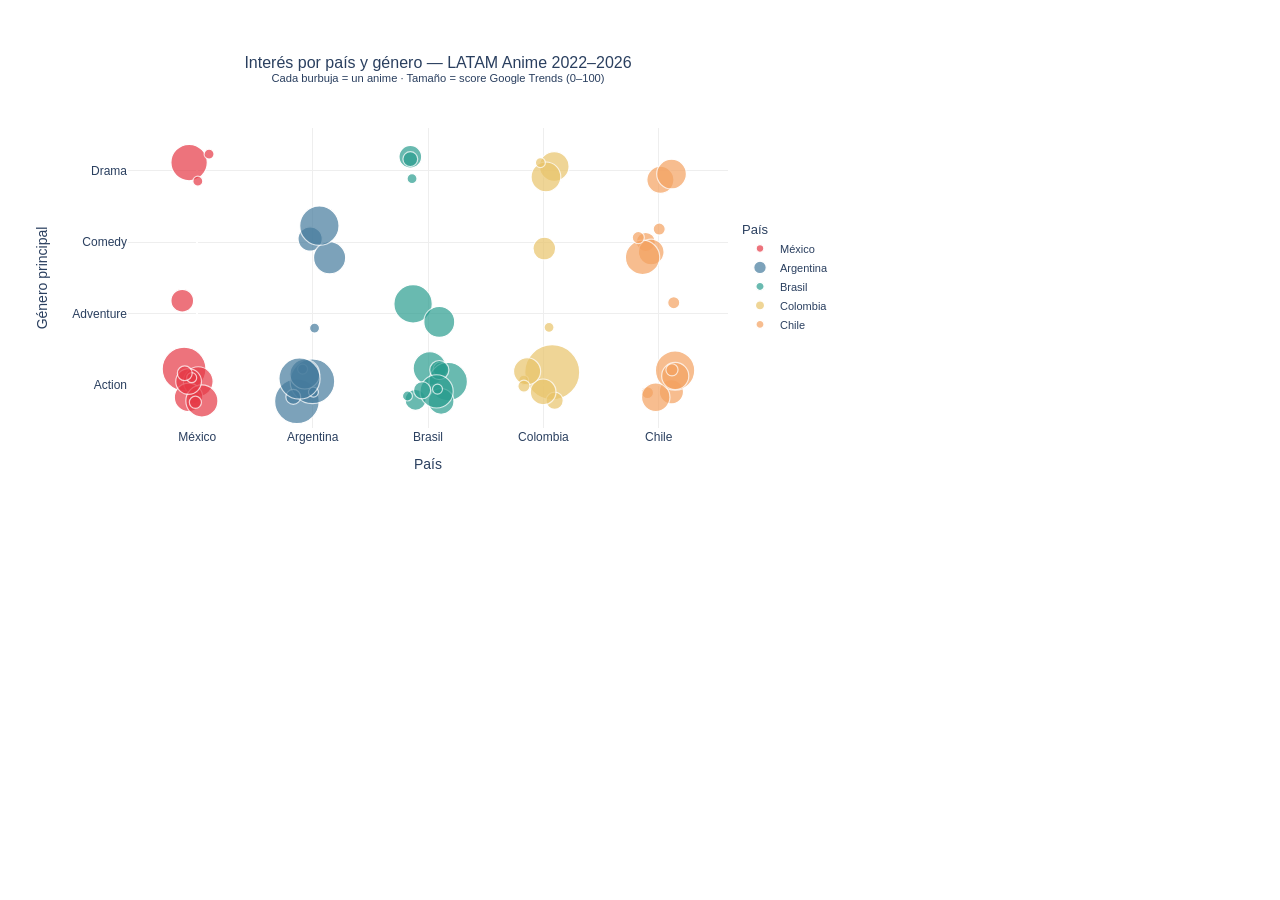
<file: bubble1.html>
<html>
<head><meta charset="utf-8" /></head>
<body>
    <div>                        <script type="text/javascript">window.PlotlyConfig = {MathJaxConfig: 'local'};</script>
        <script charset="utf-8" src="https://cdn.plot.ly/plotly-2.35.2.min.js"></script>                <div id="da3c55a7-b667-40ee-b1bb-8b664f2b2ee9" class="plotly-graph-div" style="height:500px; width:860px;"></div>            <script type="text/javascript">                                    window.PLOTLYENV=window.PLOTLYENV || {};                                    if (document.getElementById("da3c55a7-b667-40ee-b1bb-8b664f2b2ee9")) {                    Plotly.newPlot(                        "da3c55a7-b667-40ee-b1bb-8b664f2b2ee9",                        [{"customdata":[["SPY×FAMILY","Action",1.0,"México"],["Blue Lock","Action",26.0,"México"],["Kusuriya no Hitorigoto","Drama",18.0,"México"],["Kaijuu 8-gou","Action",12.0,"México"],["VINLAND SAGA SEASON 2","Action",2.0,"México"],["Gachiakuta","Action",11.0,"México"],["Summer Time Render","Action",14.0,"México"],["Dungeon Meshi","Adventure",7.0,"México"],["Lycoris Recoil","Action",9.0,"México"],["Dr. STONE: NEW WORLD","Action",1.0,"México"],["BLEACH: Sennen Kessen-hen","Action",2.0,"México"],["Kusuriya no Hitorigoto 2nd Season","Drama",1.0,"México"],["Kage no Jitsuryokusha ni Naritakute! 2nd season","Action",3.0,"México"],["Youkoso Jitsuryoku Shijou Shugi no Kyoushitsu e 3rd Season","Drama",1.0,"México"]],"hovertemplate":"\u003cb\u003e%{customdata[0]}\u003c\u002fb\u003e\u003cbr\u003ePaís: %{customdata[3]}\u003cbr\u003eGénero: %{customdata[1]}\u003cbr\u003eScore: \u003cb\u003e%{customdata[2]:.0f}\u003c\u002fb\u003e\u003cextra\u003e\u003c\u002fextra\u003e","marker":{"color":"#E63946","line":{"color":"white","width":1.2},"opacity":0.7,"size":[1.0,26.0,18.0,12.0,2.0,11.0,14.0,7.0,9.0,1.0,2.0,1.0,3.0,1.0],"sizemin":5,"sizemode":"area","sizeref":0.027107438016528925},"mode":"markers","name":"México","x":[-0.11454301180544377,-0.11397437645276381,-0.07047279253456641,0.008912315387605618,-0.024499793288838334,-0.07515750952870491,0.040267042100056605,-0.12978221016526492,-0.07482792652732147,-0.04810973641427099,-0.015814805681867078,0.10266334610148486,-0.10811743842299049,0.0051243978289001735],"y":[-0.06272994057631875,0.22535715320495808,3.1159969709057025,0.0493292420985183,-0.17199067977878174,-0.17200273983189868,-0.22095819391590027,1.1830880728874675,0.0505575058716044,0.10403628889802274,-0.23970775285209878,3.2349549260809973,0.16622132040021087,2.856169555339138],"type":"scatter"},{"customdata":[["Sono Bisque Doll wa Koi wo Suru","Comedy",8.0,"Argentina"],["Dandadan","Action",27.0,"Argentina"],["Blue Lock","Action",27.0,"Argentina"],["MASHLE","Action",3.0,"Argentina"],["Yofukashi no Uta","Comedy",14.0,"Argentina"],["Kimetsu no Yaiba: Hashira Geiko-hen","Action",1.0,"Argentina"],["Bocchi the Rock!","Comedy",21.0,"Argentina"],["Gachiakuta","Action",12.0,"Argentina"],["Summer Time Render","Action",1.0,"Argentina"],["Dungeon Meshi","Adventure",1.0,"Argentina"],["WIND BREAKER","Action",23.0,"Argentina"]],"hovertemplate":"\u003cb\u003e%{customdata[0]}\u003c\u002fb\u003e\u003cbr\u003ePaís: %{customdata[3]}\u003cbr\u003eGénero: %{customdata[1]}\u003cbr\u003eScore: \u003cb\u003e%{customdata[2]:.0f}\u003c\u002fb\u003e\u003cextra\u003e\u003c\u002fextra\u003e","marker":{"color":"#457B9D","line":{"color":"white","width":1.2},"opacity":0.7,"size":[8.0,27.0,27.0,3.0,14.0,1.0,21.0,12.0,1.0,1.0,23.0],"sizemin":5,"sizemode":"area","sizeref":0.027107438016528925},"mode":"markers","name":"Argentina","x":[0.9784548977462565,0.8639337645441204,0.9982636876400572,0.8323798676014786,1.1473553447483615,0.9131607933760061,1.0585080223674335,0.9322159873921879,1.007224487624012,1.0168157005635807,0.8865476039891897],"y":[2.0462072844310213,-0.22677479364000114,0.05377242595071918,-0.16473793815635424,1.7825257964926398,0.22444276862666662,2.2328160165372797,0.15419867405823057,-0.09769311541331466,0.7988360570031919,0.09211651325607845],"type":"scatter"},{"customdata":[["SPY×FAMILY","Action",15.0,"Brasil"],["Sousou no Frieren","Adventure",20.0,"Brasil"],["Kimetsu no Yaiba: Katanakaji no Sato-hen","Action",3.0,"Brasil"],["[Oshi no Ko]","Drama",7.0,"Brasil"],["Blue Lock","Action",20.0,"Brasil"],["Kaijuu 8-gou","Action",5.0,"Brasil"],["Boku no Hero Academia 6","Action",6.0,"Brasil"],["Kimetsu no Yaiba: Hashira Geiko-hen","Action",1.0,"Brasil"],["Gachiakuta","Action",9.0,"Brasil"],["Summer Time Render","Action",15.0,"Brasil"],["Jujutsu Kaisen: Shimetsu Kaiyuu - Zenpen","Action",1.0,"Brasil"],["Dungeon Meshi","Adventure",13.0,"Brasil"],["Kusuriya no Hitorigoto 2nd Season","Drama",3.0,"Brasil"],["Kage no Jitsuryokusha ni Naritakute! 2nd season","Action",4.0,"Brasil"],["Youkoso Jitsuryoku Shijou Shugi no Kyoushitsu e 3rd Season","Drama",1.0,"Brasil"]],"hovertemplate":"\u003cb\u003e%{customdata[0]}\u003c\u002fb\u003e\u003cbr\u003ePaís: %{customdata[3]}\u003cbr\u003eGénero: %{customdata[1]}\u003cbr\u003eScore: \u003cb\u003e%{customdata[2]:.0f}\u003c\u002fb\u003e\u003cextra\u003e\u003c\u002fextra\u003e","marker":{"color":"#2A9D8F","line":{"color":"white","width":1.2},"opacity":0.7,"size":[15.0,20.0,3.0,7.0,20.0,5.0,6.0,1.0,9.0,15.0,1.0,13.0,3.0,4.0,1.0],"sizemin":5,"sizemode":"area","sizeref":0.027107438016528925},"mode":"markers","name":"Brasil","x":[2.0153705899369694,1.8707327209909146,2.1087909130714544,1.8468382317247176,2.175279297176186,2.098008116946797,1.891537645352302,1.821987962164497,2.1135661142437403,2.074468643785142,2.0824425804947553,2.0976573248069403,1.8466560746242726,1.949047662275938,1.8617128614290468],"y":[0.23479231388227928,1.1375664116805573,0.21974947078209456,3.1974136752138245,0.04894998940554257,0.21093711751155841,-0.20575374897404025,-0.1520085687904274,-0.22738635554473097,-0.08733483461836783,-0.055661355155258996,0.8856745158869479,3.164368754575965,-0.07162333665320536,2.8904672548436903],"type":"scatter"},{"customdata":[["Dandadan","Action",41.0,"Colombia"],["[Oshi no Ko]","Drama",12.0,"Colombia"],["Kusuriya no Hitorigoto","Drama",12.0,"Colombia"],["MASHLE","Action",4.0,"Colombia"],["Kaijuu 8-gou","Action",9.0,"Colombia"],["Yofukashi no Uta","Comedy",7.0,"Colombia"],["Youkoso Jitsuryoku Shijou Shugi no Kyoushitsu e 2nd Season","Drama",1.0,"Colombia"],["Zom 100: Zombie ni Naru Made ni Shitai 100 no Koto","Action",1.0,"Colombia"],["Gachiakuta","Action",10.0,"Colombia"],["Summer Time Render","Action",2.0,"Colombia"],["Mushoku Tensei II: Isekai Ittara Honki Dasu Part 2","Adventure",1.0,"Colombia"]],"hovertemplate":"\u003cb\u003e%{customdata[0]}\u003c\u002fb\u003e\u003cbr\u003ePaís: %{customdata[3]}\u003cbr\u003eGénero: %{customdata[1]}\u003cbr\u003eScore: \u003cb\u003e%{customdata[2]:.0f}\u003c\u002fb\u003e\u003cextra\u003e\u003c\u002fextra\u003e","marker":{"color":"#E9C46A","line":{"color":"white","width":1.2},"opacity":0.7,"size":[41.0,12.0,12.0,4.0,9.0,7.0,1.0,1.0,10.0,2.0,1.0],"sizemin":5,"sizemode":"area","sizeref":0.027107438016528925},"mode":"markers","name":"Colombia","x":[3.0767681234002784,3.093882617502083,3.0220597911250184,3.097548184783642,2.9977664146911804,3.008183818577518,2.9739147666090777,2.8291508856278744,2.8588409137175894,2.8313145068472245,3.049107748054961],"y":[0.18155171293779676,3.061649063413779,2.9154490124263246,-0.21822082485698818,-0.0945088391421689,1.9125916610133735,3.114803089169032,0.06877873567760656,0.19360637128816327,-0.013892537419025353,0.8097971229691509],"type":"scatter"},{"customdata":[["Jujutsu Kaisen 2nd Season","Action",8.0,"Chile"],["Sono Bisque Doll wa Koi wo Suru","Comedy",5.0,"Chile"],["Dandadan","Action",21.0,"Chile"],["[Oshi no Ko]","Drama",10.0,"Chile"],["Kusuriya no Hitorigoto","Drama",12.0,"Chile"],["MASHLE","Action",10.0,"Chile"],["Yofukashi no Uta","Comedy",9.0,"Chile"],["Bocchi the Rock!","Comedy",16.0,"Chile"],["SPY×FAMILY Season 2","Action",2.0,"Chile"],["Gachiakuta","Action",11.0,"Chile"],["Summer Time Render","Action",2.0,"Chile"],["Dungeon Meshi","Adventure",2.0,"Chile"],["Kawaii dake ja Nai Shikimori-san","Comedy",2.0,"Chile"],["Yamada-kun to Lv999 no Koi wo Suru","Comedy",2.0,"Chile"]],"hovertemplate":"\u003cb\u003e%{customdata[0]}\u003c\u002fb\u003e\u003cbr\u003ePaís: %{customdata[3]}\u003cbr\u003eGénero: %{customdata[1]}\u003cbr\u003eScore: \u003cb\u003e%{customdata[2]:.0f}\u003c\u002fb\u003e\u003cextra\u003e\u003c\u002fextra\u003e","marker":{"color":"#F4A261","line":{"color":"white","width":1.2},"opacity":0.7,"size":[8.0,5.0,21.0,10.0,12.0,10.0,9.0,16.0,2.0,11.0,2.0,2.0,2.0,2.0],"sizemin":5,"sizemode":"area","sizeref":0.027107438016528925},"mode":"markers","name":"Chile","x":[4.109321947683681,3.887165221198973,4.141321239456392,4.014163207089634,4.1106784558590626,4.142592867972458,3.934481250989871,3.859618692829964,3.902056658515099,3.973758803905452,4.1144853157320975,4.129863009972284,3.822502766991229,4.003869028927924],"y":[-0.09282200946183666,2.0042853455823515,0.2037832369630465,2.8746461145744373,2.9551914615178148,0.12777556927152434,1.8643990827458112,1.7884899549143964,-0.10512427354311599,-0.1693893563729978,0.21484882617128653,1.1540601897822085,2.066701878255212,2.185730295093859],"type":"scatter"}],                        {"template":{"data":{"histogram2dcontour":[{"type":"histogram2dcontour","colorbar":{"outlinewidth":0,"ticks":""},"colorscale":[[0.0,"#0d0887"],[0.1111111111111111,"#46039f"],[0.2222222222222222,"#7201a8"],[0.3333333333333333,"#9c179e"],[0.4444444444444444,"#bd3786"],[0.5555555555555556,"#d8576b"],[0.6666666666666666,"#ed7953"],[0.7777777777777778,"#fb9f3a"],[0.8888888888888888,"#fdca26"],[1.0,"#f0f921"]]}],"choropleth":[{"type":"choropleth","colorbar":{"outlinewidth":0,"ticks":""}}],"histogram2d":[{"type":"histogram2d","colorbar":{"outlinewidth":0,"ticks":""},"colorscale":[[0.0,"#0d0887"],[0.1111111111111111,"#46039f"],[0.2222222222222222,"#7201a8"],[0.3333333333333333,"#9c179e"],[0.4444444444444444,"#bd3786"],[0.5555555555555556,"#d8576b"],[0.6666666666666666,"#ed7953"],[0.7777777777777778,"#fb9f3a"],[0.8888888888888888,"#fdca26"],[1.0,"#f0f921"]]}],"heatmap":[{"type":"heatmap","colorbar":{"outlinewidth":0,"ticks":""},"colorscale":[[0.0,"#0d0887"],[0.1111111111111111,"#46039f"],[0.2222222222222222,"#7201a8"],[0.3333333333333333,"#9c179e"],[0.4444444444444444,"#bd3786"],[0.5555555555555556,"#d8576b"],[0.6666666666666666,"#ed7953"],[0.7777777777777778,"#fb9f3a"],[0.8888888888888888,"#fdca26"],[1.0,"#f0f921"]]}],"heatmapgl":[{"type":"heatmapgl","colorbar":{"outlinewidth":0,"ticks":""},"colorscale":[[0.0,"#0d0887"],[0.1111111111111111,"#46039f"],[0.2222222222222222,"#7201a8"],[0.3333333333333333,"#9c179e"],[0.4444444444444444,"#bd3786"],[0.5555555555555556,"#d8576b"],[0.6666666666666666,"#ed7953"],[0.7777777777777778,"#fb9f3a"],[0.8888888888888888,"#fdca26"],[1.0,"#f0f921"]]}],"contourcarpet":[{"type":"contourcarpet","colorbar":{"outlinewidth":0,"ticks":""}}],"contour":[{"type":"contour","colorbar":{"outlinewidth":0,"ticks":""},"colorscale":[[0.0,"#0d0887"],[0.1111111111111111,"#46039f"],[0.2222222222222222,"#7201a8"],[0.3333333333333333,"#9c179e"],[0.4444444444444444,"#bd3786"],[0.5555555555555556,"#d8576b"],[0.6666666666666666,"#ed7953"],[0.7777777777777778,"#fb9f3a"],[0.8888888888888888,"#fdca26"],[1.0,"#f0f921"]]}],"surface":[{"type":"surface","colorbar":{"outlinewidth":0,"ticks":""},"colorscale":[[0.0,"#0d0887"],[0.1111111111111111,"#46039f"],[0.2222222222222222,"#7201a8"],[0.3333333333333333,"#9c179e"],[0.4444444444444444,"#bd3786"],[0.5555555555555556,"#d8576b"],[0.6666666666666666,"#ed7953"],[0.7777777777777778,"#fb9f3a"],[0.8888888888888888,"#fdca26"],[1.0,"#f0f921"]]}],"mesh3d":[{"type":"mesh3d","colorbar":{"outlinewidth":0,"ticks":""}}],"scatter":[{"fillpattern":{"fillmode":"overlay","size":10,"solidity":0.2},"type":"scatter"}],"parcoords":[{"type":"parcoords","line":{"colorbar":{"outlinewidth":0,"ticks":""}}}],"scatterpolargl":[{"type":"scatterpolargl","marker":{"colorbar":{"outlinewidth":0,"ticks":""}}}],"bar":[{"error_x":{"color":"#2a3f5f"},"error_y":{"color":"#2a3f5f"},"marker":{"line":{"color":"#E5ECF6","width":0.5},"pattern":{"fillmode":"overlay","size":10,"solidity":0.2}},"type":"bar"}],"scattergeo":[{"type":"scattergeo","marker":{"colorbar":{"outlinewidth":0,"ticks":""}}}],"scatterpolar":[{"type":"scatterpolar","marker":{"colorbar":{"outlinewidth":0,"ticks":""}}}],"histogram":[{"marker":{"pattern":{"fillmode":"overlay","size":10,"solidity":0.2}},"type":"histogram"}],"scattergl":[{"type":"scattergl","marker":{"colorbar":{"outlinewidth":0,"ticks":""}}}],"scatter3d":[{"type":"scatter3d","line":{"colorbar":{"outlinewidth":0,"ticks":""}},"marker":{"colorbar":{"outlinewidth":0,"ticks":""}}}],"scattermapbox":[{"type":"scattermapbox","marker":{"colorbar":{"outlinewidth":0,"ticks":""}}}],"scatterternary":[{"type":"scatterternary","marker":{"colorbar":{"outlinewidth":0,"ticks":""}}}],"scattercarpet":[{"type":"scattercarpet","marker":{"colorbar":{"outlinewidth":0,"ticks":""}}}],"carpet":[{"aaxis":{"endlinecolor":"#2a3f5f","gridcolor":"white","linecolor":"white","minorgridcolor":"white","startlinecolor":"#2a3f5f"},"baxis":{"endlinecolor":"#2a3f5f","gridcolor":"white","linecolor":"white","minorgridcolor":"white","startlinecolor":"#2a3f5f"},"type":"carpet"}],"table":[{"cells":{"fill":{"color":"#EBF0F8"},"line":{"color":"white"}},"header":{"fill":{"color":"#C8D4E3"},"line":{"color":"white"}},"type":"table"}],"barpolar":[{"marker":{"line":{"color":"#E5ECF6","width":0.5},"pattern":{"fillmode":"overlay","size":10,"solidity":0.2}},"type":"barpolar"}],"pie":[{"automargin":true,"type":"pie"}]},"layout":{"autotypenumbers":"strict","colorway":["#636efa","#EF553B","#00cc96","#ab63fa","#FFA15A","#19d3f3","#FF6692","#B6E880","#FF97FF","#FECB52"],"font":{"color":"#2a3f5f"},"hovermode":"closest","hoverlabel":{"align":"left"},"paper_bgcolor":"white","plot_bgcolor":"#E5ECF6","polar":{"bgcolor":"#E5ECF6","angularaxis":{"gridcolor":"white","linecolor":"white","ticks":""},"radialaxis":{"gridcolor":"white","linecolor":"white","ticks":""}},"ternary":{"bgcolor":"#E5ECF6","aaxis":{"gridcolor":"white","linecolor":"white","ticks":""},"baxis":{"gridcolor":"white","linecolor":"white","ticks":""},"caxis":{"gridcolor":"white","linecolor":"white","ticks":""}},"coloraxis":{"colorbar":{"outlinewidth":0,"ticks":""}},"colorscale":{"sequential":[[0.0,"#0d0887"],[0.1111111111111111,"#46039f"],[0.2222222222222222,"#7201a8"],[0.3333333333333333,"#9c179e"],[0.4444444444444444,"#bd3786"],[0.5555555555555556,"#d8576b"],[0.6666666666666666,"#ed7953"],[0.7777777777777778,"#fb9f3a"],[0.8888888888888888,"#fdca26"],[1.0,"#f0f921"]],"sequentialminus":[[0.0,"#0d0887"],[0.1111111111111111,"#46039f"],[0.2222222222222222,"#7201a8"],[0.3333333333333333,"#9c179e"],[0.4444444444444444,"#bd3786"],[0.5555555555555556,"#d8576b"],[0.6666666666666666,"#ed7953"],[0.7777777777777778,"#fb9f3a"],[0.8888888888888888,"#fdca26"],[1.0,"#f0f921"]],"diverging":[[0,"#8e0152"],[0.1,"#c51b7d"],[0.2,"#de77ae"],[0.3,"#f1b6da"],[0.4,"#fde0ef"],[0.5,"#f7f7f7"],[0.6,"#e6f5d0"],[0.7,"#b8e186"],[0.8,"#7fbc41"],[0.9,"#4d9221"],[1,"#276419"]]},"xaxis":{"gridcolor":"white","linecolor":"white","ticks":"","title":{"standoff":15},"zerolinecolor":"white","automargin":true,"zerolinewidth":2},"yaxis":{"gridcolor":"white","linecolor":"white","ticks":"","title":{"standoff":15},"zerolinecolor":"white","automargin":true,"zerolinewidth":2},"scene":{"xaxis":{"backgroundcolor":"#E5ECF6","gridcolor":"white","linecolor":"white","showbackground":true,"ticks":"","zerolinecolor":"white","gridwidth":2},"yaxis":{"backgroundcolor":"#E5ECF6","gridcolor":"white","linecolor":"white","showbackground":true,"ticks":"","zerolinecolor":"white","gridwidth":2},"zaxis":{"backgroundcolor":"#E5ECF6","gridcolor":"white","linecolor":"white","showbackground":true,"ticks":"","zerolinecolor":"white","gridwidth":2}},"shapedefaults":{"line":{"color":"#2a3f5f"}},"annotationdefaults":{"arrowcolor":"#2a3f5f","arrowhead":0,"arrowwidth":1},"geo":{"bgcolor":"white","landcolor":"#E5ECF6","subunitcolor":"white","showland":true,"showlakes":true,"lakecolor":"white"},"title":{"x":0.05},"mapbox":{"style":"light"}}},"title":{"font":{"size":16},"text":"Interés por país y género — LATAM Anime 2022–2026\u003cbr\u003e\u003csup\u003eCada burbuja = un anime · Tamaño = score Google Trends (0–100)\u003c\u002fsup\u003e","x":0.5},"xaxis":{"tickfont":{"size":12},"title":{"text":"País"},"tickmode":"array","tickvals":[0,1,2,3,4],"ticktext":["México","Argentina","Brasil","Colombia","Chile"],"showgrid":true,"gridcolor":"#eeeeee","range":[-0.6,4.6]},"yaxis":{"tickfont":{"size":12},"title":{"text":"Género principal"},"tickmode":"array","tickvals":[0,1,2,3],"ticktext":["Action","Adventure","Comedy","Drama"],"showgrid":true,"gridcolor":"#eeeeee","range":[-0.6,3.6]},"legend":{"font":{"size":11},"title":{"text":"País"},"orientation":"v","x":1.02,"y":0.5},"margin":{"t":120,"b":80,"l":120,"r":140},"hoverlabel":{"font":{"size":12},"bgcolor":"white"},"plot_bgcolor":"white","paper_bgcolor":"white","width":860,"height":500},                        {"responsive": true}                    )                };                            </script>        </div>
</body>
</html>
</file>
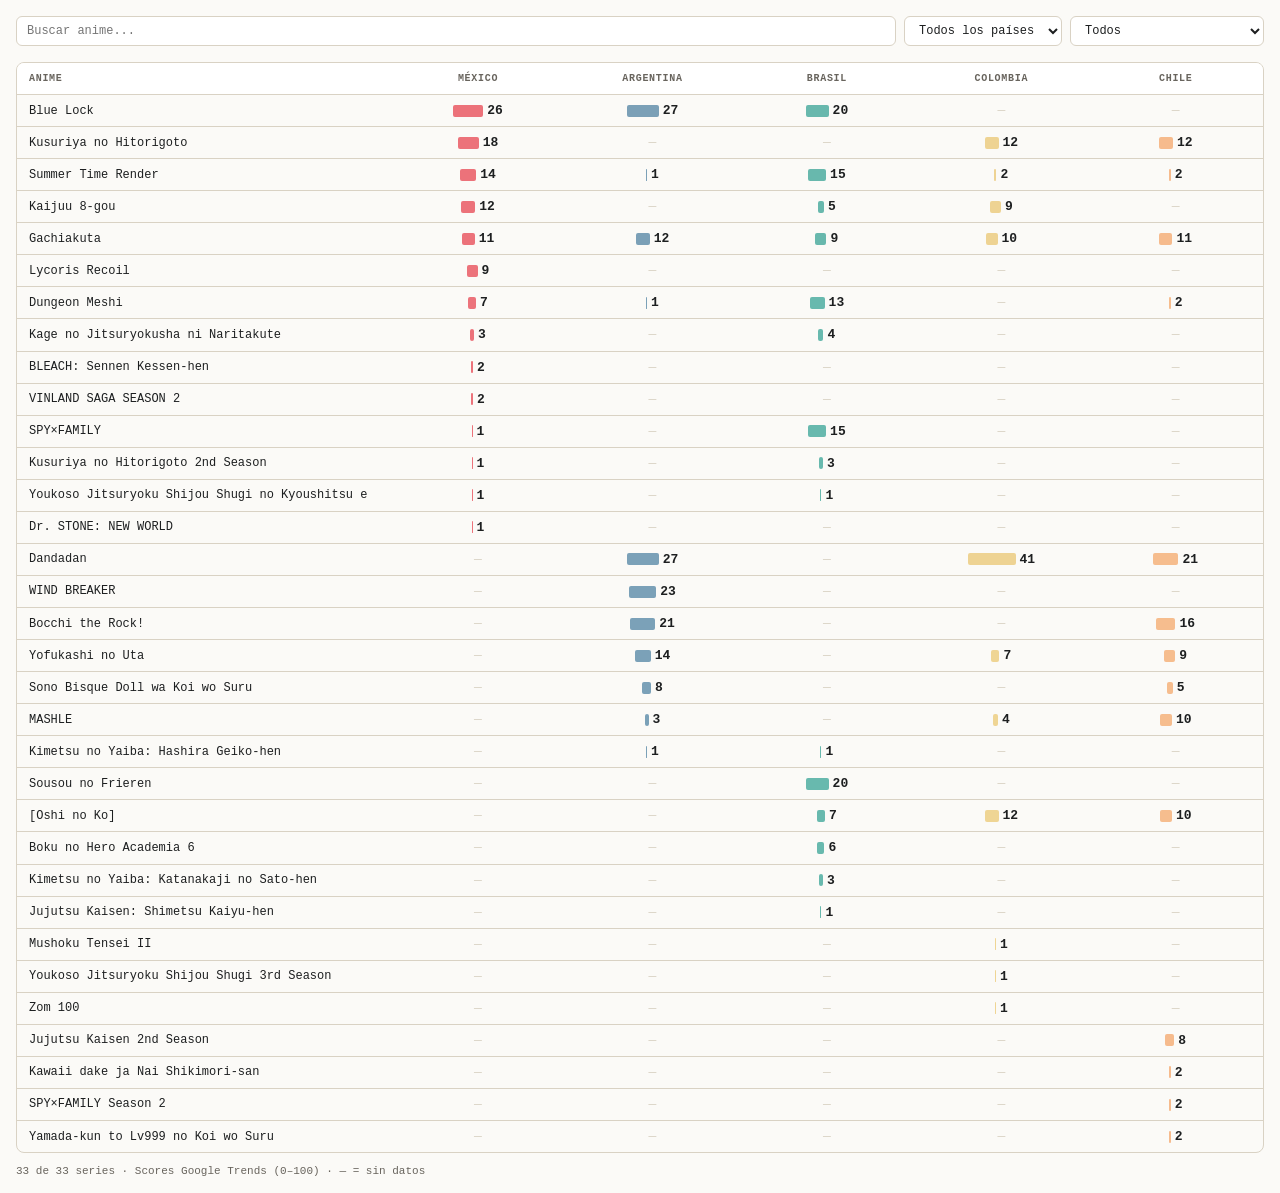
<file: tabla1_interactiva.html>
<!doctype html>
<html lang="es">
<head>
  <meta charset="utf-8">
  <meta name="viewport" content="width=device-width, initial-scale=1">
  <title>Interés en anime por país — LATAM 2022–2026</title>
  <style>
    :root {
      --fondo: #fbfaf7;
      --texto: #1d1f20;
      --muted: #68645d;
      --linea: #d9d2c4;
      --panel: #ffffff;
    }
    * { box-sizing: border-box; margin: 0; padding: 0; }
    body {
      background: var(--fondo);
      color: var(--texto);
      font-family: "American Typewriter", "Courier New", Courier, monospace;
      font-size: 13px;
      padding: 1rem;
    }
    .controls {
      display: flex;
      gap: 8px;
      margin-bottom: 1rem;
      flex-wrap: wrap;
    }
    input, select {
      font-family: inherit;
      font-size: 12px;
      padding: 6px 10px;
      border: 1px solid var(--linea);
      border-radius: 6px;
      background: var(--panel);
      color: var(--texto);
      outline: none;
    }
    input { flex: 1; min-width: 160px; }
    input:focus, select:focus { border-color: var(--muted); }
    .tbl-scroll {
      overflow-x: auto;
      border: 0.5px solid var(--linea);
      border-radius: 8px;
    }
    table {
      width: 100%;
      border-collapse: collapse;
      table-layout: fixed;
    }
    th {
      padding: 10px 12px;
      font-size: 10px;
      font-weight: 700;
      letter-spacing: 0.07em;
      text-transform: uppercase;
      color: var(--muted);
      border-bottom: 1px solid var(--linea);
      text-align: center;
      cursor: pointer;
      user-select: none;
      white-space: nowrap;
      background: var(--panel);
    }
    th:first-child { text-align: left; }
    th.sorted-asc::after  { content: " ↑"; }
    th.sorted-desc::after { content: " ↓"; }
    td {
      padding: 8px 12px;
      border-bottom: 0.5px solid var(--linea);
      text-align: center;
      color: var(--texto);
      vertical-align: middle;
    }
    td:first-child { text-align: left; font-size: 12px; }
    tr:last-child td { border-bottom: none; }
    tr:hover td { background: rgba(0,0,0,0.02); }
    .bar {
      display: inline-block;
      height: 12px;
      border-radius: 2px;
      vertical-align: middle;
      margin-right: 4px;
    }
    .val { vertical-align: middle; font-weight: 700; }
    .dash { color: var(--linea); }
    .col-anime { width: 30%; }
    .col-country { width: 14%; }
    .footer {
      font-size: 11px;
      color: var(--muted);
      margin-top: 0.75rem;
      letter-spacing: 0;
      text-transform: none;
    }
  </style>
</head>
<body>
  <div class="controls">
    <input type="text" id="search" placeholder="Buscar anime...">
    <select id="filter-country">
      <option value="all">Todos los países</option>
      <option value="MX">México</option>
      <option value="AR">Argentina</option>
      <option value="BR">Brasil</option>
      <option value="CO">Colombia</option>
      <option value="CL">Chile</option>
    </select>
    <select id="filter-mode">
      <option value="all">Todos</option>
      <option value="present">Con al menos un score</option>
    </select>
  </div>

  <div class="tbl-scroll">
    <table>
      <thead>
        <tr>
          <th class="col-anime" data-col="anime">Anime</th>
          <th class="col-country" data-col="MX">México</th>
          <th class="col-country" data-col="AR">Argentina</th>
          <th class="col-country" data-col="BR">Brasil</th>
          <th class="col-country" data-col="CO">Colombia</th>
          <th class="col-country" data-col="CL">Chile</th>
        </tr>
      </thead>
      <tbody id="tbody"></tbody>
    </table>
  </div>
  <p class="footer" id="row-count"></p>

  <script>
    const DATA = [
      {anime:"Blue Lock",                     MX:26, AR:27,  BR:20,  CO:null, CL:null},
      {anime:"Kusuriya no Hitorigoto",         MX:18, AR:null,BR:null,CO:12,  CL:12},
      {anime:"Summer Time Render",             MX:14, AR:1,   BR:15,  CO:2,   CL:2},
      {anime:"Kaijuu 8-gou",                  MX:12, AR:null,BR:5,   CO:9,   CL:null},
      {anime:"Gachiakuta",                     MX:11, AR:12,  BR:9,   CO:10,  CL:11},
      {anime:"Lycoris Recoil",                MX:9,  AR:null,BR:null,CO:null,CL:null},
      {anime:"Dungeon Meshi",                  MX:7,  AR:1,   BR:13,  CO:null,CL:2},
      {anime:"Kage no Jitsuryokusha ni Naritakute", MX:3, AR:null, BR:4, CO:null, CL:null},
      {anime:"BLEACH: Sennen Kessen-hen",      MX:2,  AR:null,BR:null,CO:null,CL:null},
      {anime:"VINLAND SAGA SEASON 2",          MX:2,  AR:null,BR:null,CO:null,CL:null},
      {anime:"SPY×FAMILY",                    MX:1,  AR:null,BR:15,  CO:null,CL:null},
      {anime:"Kusuriya no Hitorigoto 2nd Season", MX:1, AR:null, BR:3, CO:null, CL:null},
      {anime:"Youkoso Jitsuryoku Shijou Shugi no Kyoushitsu e", MX:1, AR:null, BR:1, CO:null, CL:null},
      {anime:"Dr. STONE: NEW WORLD",           MX:1,  AR:null,BR:null,CO:null,CL:null},
      {anime:"Dandadan",                       MX:null,AR:27, BR:null,CO:41,  CL:21},
      {anime:"WIND BREAKER",                   MX:null,AR:23, BR:null,CO:null,CL:null},
      {anime:"Bocchi the Rock!",               MX:null,AR:21, BR:null,CO:null,CL:16},
      {anime:"Yofukashi no Uta",               MX:null,AR:14, BR:null,CO:7,   CL:9},
      {anime:"Sono Bisque Doll wa Koi wo Suru",MX:null,AR:8,  BR:null,CO:null,CL:5},
      {anime:"MASHLE",                         MX:null,AR:3,  BR:null,CO:4,   CL:10},
      {anime:"Kimetsu no Yaiba: Hashira Geiko-hen", MX:null, AR:1, BR:1, CO:null, CL:null},
      {anime:"Sousou no Frieren",              MX:null,AR:null,BR:20, CO:null,CL:null},
      {anime:"[Oshi no Ko]",                   MX:null,AR:null,BR:7,  CO:12,  CL:10},
      {anime:"Boku no Hero Academia 6",        MX:null,AR:null,BR:6,  CO:null,CL:null},
      {anime:"Kimetsu no Yaiba: Katanakaji no Sato-hen", MX:null, AR:null, BR:3, CO:null, CL:null},
      {anime:"Jujutsu Kaisen: Shimetsu Kaiyu-hen", MX:null, AR:null, BR:1, CO:null, CL:null},
      {anime:"Mushoku Tensei II",              MX:null,AR:null,BR:null,CO:1,   CL:null},
      {anime:"Youkoso Jitsuryoku Shijou Shugi 3rd Season", MX:null, AR:null, BR:null, CO:1, CL:null},
      {anime:"Zom 100",                        MX:null,AR:null,BR:null,CO:1,   CL:null},
      {anime:"Jujutsu Kaisen 2nd Season",      MX:null,AR:null,BR:null,CO:null,CL:8},
      {anime:"Kawaii dake ja Nai Shikimori-san",MX:null,AR:null,BR:null,CO:null,CL:2},
      {anime:"SPY×FAMILY Season 2",            MX:null,AR:null,BR:null,CO:null,CL:2},
      {anime:"Yamada-kun to Lv999 no Koi wo Suru", MX:null, AR:null, BR:null, CO:null, CL:2},
    ];

    const COLS = ["MX","AR","BR","CO","CL"];
    const COLORS = {MX:"#E63946", AR:"#457B9D", BR:"#2A9D8F", CO:"#E9C46A", CL:"#F4A261"};
    const MAX = Math.max(...DATA.flatMap(d => COLS.map(c => d[c] || 0)));

    let sortCol = null, sortDir = 1, filterCountry = "all", filterMode = "all", searchVal = "";

    function cell(val, col) {
      if (val === null) return '<span class="dash">—</span>';
      const w = Math.round((val / MAX) * 48);
      return `<span class="bar" style="width:${w}px;background:${COLORS[col]};opacity:0.7"></span><span class="val">${val}</span>`;
    }

    function render() {
      let rows = DATA.filter(d => {
        if (searchVal && !d.anime.toLowerCase().includes(searchVal.toLowerCase())) return false;
        if (filterCountry !== "all" && d[filterCountry] === null) return false;
        if (filterMode === "present" && COLS.every(c => d[c] === null)) return false;
        return true;
      });

      if (sortCol) {
        rows = [...rows].sort((a, b) => {
          if (sortCol === "anime") return sortDir * a.anime.localeCompare(b.anime);
          return sortDir * ((b[sortCol] ?? -1) - (a[sortCol] ?? -1));
        });
      }

      document.getElementById("tbody").innerHTML = rows.map(d =>
        `<tr><td>${d.anime}</td>${COLS.map(c => `<td>${cell(d[c], c)}</td>`).join("")}</tr>`
      ).join("");

      document.getElementById("row-count").textContent =
        `${rows.length} de ${DATA.length} series · Scores Google Trends (0–100) · — = sin datos`;
    }

    document.querySelectorAll("th[data-col]").forEach(th => {
      th.addEventListener("click", () => {
        const col = th.dataset.col;
        if (sortCol === col) sortDir *= -1;
        else { sortCol = col; sortDir = 1; }
        document.querySelectorAll("th[data-col]").forEach(t => t.classList.remove("sorted-asc","sorted-desc"));
        th.classList.add(sortDir === 1 ? "sorted-asc" : "sorted-desc");
        render();
      });
    });

    document.getElementById("search").addEventListener("input", e => { searchVal = e.target.value; render(); });
    document.getElementById("filter-country").addEventListener("change", e => { filterCountry = e.target.value; render(); });
    document.getElementById("filter-mode").addEventListener("change", e => { filterMode = e.target.value; render(); });

    render();
  </script>
</body>
</html>
</file>
